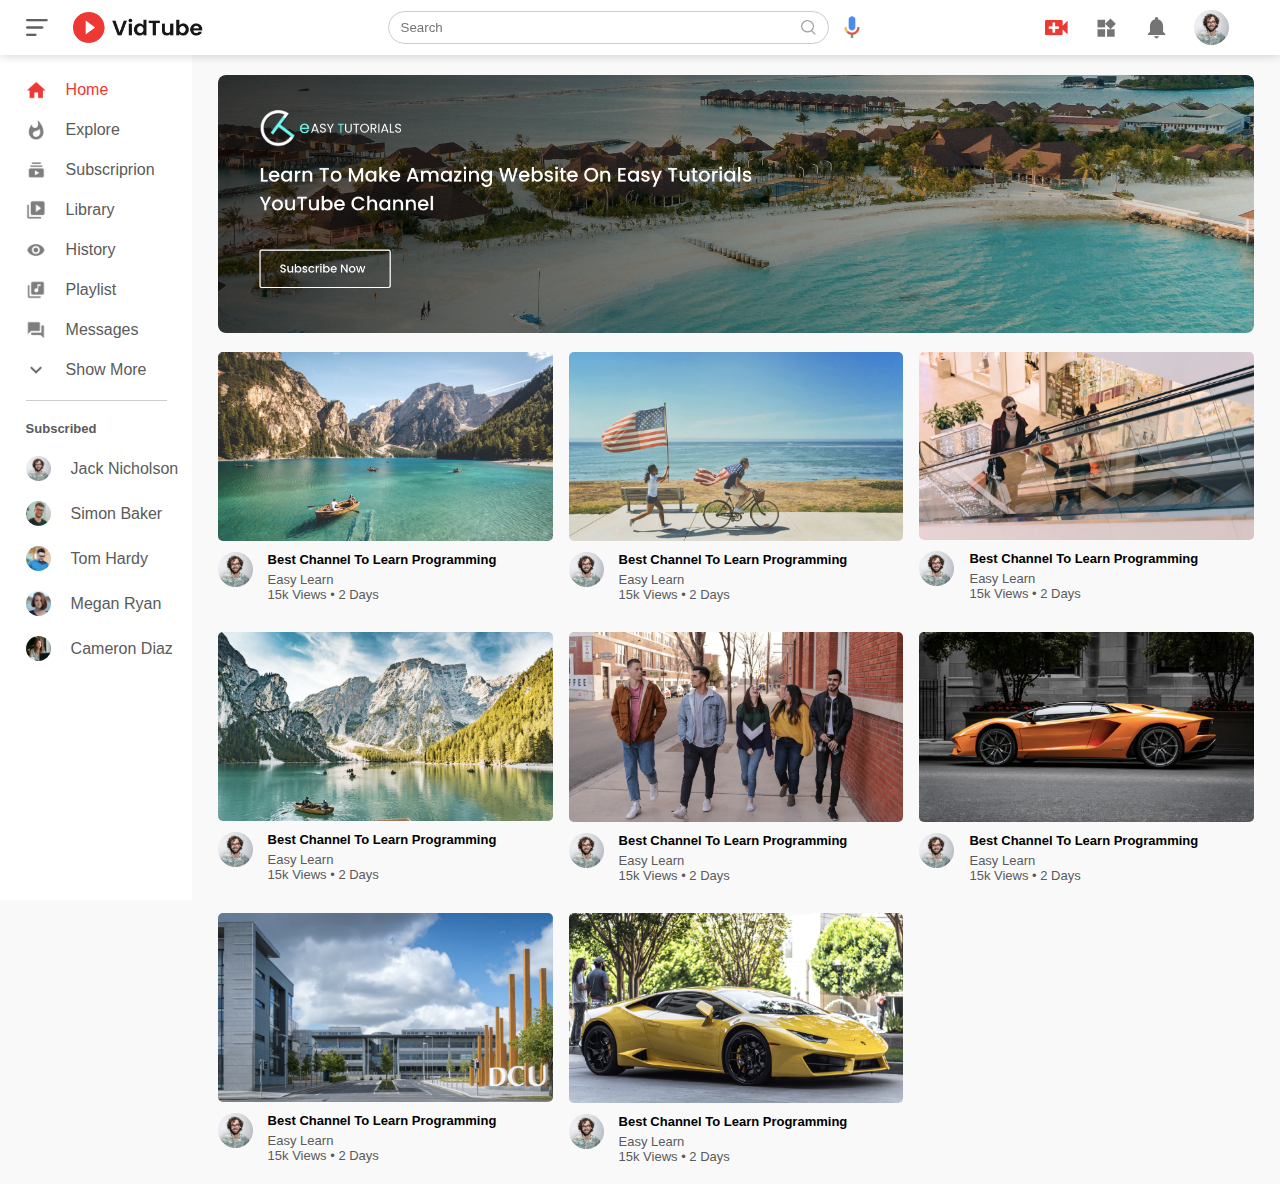
<file: index.html>
<!DOCTYPE html>
<html lang="en">
<head>
    <meta charset="UTF-8">
    <meta name="viewport" content="width=device-width, initial-scale=1.0">
    <link rel="stylesheet" href="style.css">
    <title> YouTube Clone</title>
</head>
<body>
<nav class="felx-div">
    <div class="nav-left felx-div">
        <img src="images/menu.png" class="menu-icon" alt="">
        <img src="images/logo.png" class="logo" alt="">
    </div>
    <div class="nav-middle felx-div">
        <div class="search-box felx-div">
            <input type="text" placeholder="Search">
            <img src="images/search.png" alt="">
        </div>
        <img src="images/voice-search.png" alt="" class="mic-icon">
    </div>
    <div class="nav-right felx-div">
        <img src="images/upload.png" alt="">
        <img src="images/more.png" alt="">
        <img src="images/notification.png" alt="">
        <img src="images/Jack.png" alt="" class="user-icon">
    </div>
</nav>

<!-- Start Sidebar -->
<div class="sidebar">
    <div class="shortcut-links">
        <a href="/"><img src="images/home.png" alt=""><p>home</p></a>
        <a href="/"><img src="images/explore.png" alt=""><p>explore</p></a>
        <a href="/"><img src="images/subscriprion.png" alt=""><p>subscriprion</p></a>
        <a href="/"><img src="images/library.png" alt=""><p>library</p></a>
        <a href="/"><img src="images/history.png" alt=""><p>history</p></a>
        <a href="/"><img src="images/playlist.png" alt=""><p>playlist</p></a>
        <a href="/"><img src="images/messages.png" alt=""><p>messages</p></a>
        <a href="/"><img src="images/show-more.png" alt=""><p>show more</p></a>
        <hr>
    </div>
    <div class="subscribed-list">
        <h3>subscribed</h3>
        <a href="/"><img src="images/Jack.png" alt=""><p>jack nicholson</p></a>
        <a href="/"><img src="images/simon.png" alt=""><p>simon baker</p></a>
        <a href="/"><img src="images/tom.png" alt=""><p>tom hardy</p></a>
        <a href="/"><img src="images/megan.png" alt=""><p>megan ryan</p></a>
        <a href="/"><img src="images/cameron.png" alt=""><p>cameron diaz</p></a>
    </div>
</div>

<!-- Main -->
<div class="container">
    <div class="banner">
        <img src="images/banner.png" alt="">
    </div>
    <div class="list-container">
        <div class="vid-list">
            <a href="play-video.html"><img src="images/thumbnail1.png" alt="" class="thumbnail"></a>
            <div class="felx-div">
                <img src="images/Jack.png" alt="">
                <div class="vid-info">
                    <a href="/play-video.html">best channel to learn programming</a>
                    <p>easy learn</p>
                    <p>15k views &bull; 2 days</p>
                </div>
            </div>
        </div>
        <div class="vid-list">
            <a href="play-video.html"><img src="images/thumbnail2.png" alt="" class="thumbnail"></a>
            <div class="felx-div">
                <img src="images/Jack.png" alt="">
                <div class="vid-info">
                    <a href="play-video.html">best channel to learn programming</a>
                    <p>easy learn</p>
                    <p>15k views &bull; 2 days</p>
                </div>
            </div>
        </div>
        <div class="vid-list">
            <a href="play-video.html"><img src="images/thumbnail3.png" alt="" class="thumbnail"></a>
            <div class="felx-div">
                <img src="images/Jack.png" alt="">
                <div class="vid-info">
                    <a href="play-video.html">best channel to learn programming</a>
                    <p>easy learn</p>
                    <p>15k views &bull; 2 days</p>
                </div>
            </div>
        </div>
        <div class="vid-list">
            <a href="play-video.html"><img src="images/thumbnail4.png" alt="" class="thumbnail"></a>
            <div class="felx-div">
                <img src="images/Jack.png" alt="">
                <div class="vid-info">
                    <a href="play-video.html">best channel to learn programming</a>
                    <p>easy learn</p>
                    <p>15k views &bull; 2 days</p>
                </div>
            </div>
        </div>
        <div class="vid-list">
            <a href="play-video.html"><img src="images/thumbnail5.png" alt="" class="thumbnail"></a>
            <div class="felx-div">
                <img src="images/Jack.png" alt="">
                <div class="vid-info">
                    <a href="play-video.html">best channel to learn programming</a>
                    <p>easy learn</p>
                    <p>15k views &bull; 2 days</p>
                </div>
            </div>
        </div>
        <div class="vid-list">
            <a href="play-video.html"><img src="images/thumbnail6.png" alt="" class="thumbnail"></a>
            <div class="felx-div">
                <img src="images/Jack.png" alt="">
                <div class="vid-info">
                    <a href="play-video.html">best channel to learn programming</a>
                    <p>easy learn</p>
                    <p>15k views &bull; 2 days</p>
                </div>
            </div>
        </div>
        <div class="vid-list">
            <a href="play-video.html"><img src="images/thumbnail7.png" alt="" class="thumbnail"></a>
            <div class="felx-div">
                <img src="images/Jack.png" alt="">
                <div class="vid-info">
                    <a href="play-video.html">best channel to learn programming</a>
                    <p>easy learn</p>
                    <p>15k views &bull; 2 days</p>
                </div>
            </div>
        </div>
        <div class="vid-list">
            <a href="play-video.html"><img src="images/thumbnail8.png" alt="" class="thumbnail"></a>
            <div class="felx-div">
                <img src="images/Jack.png" alt="">
                <div class="vid-info">
                    <a href="play-video.html">best channel to learn programming</a>
                    <p>easy learn</p>
                    <p>15k views &bull; 2 days</p>
                </div>
            </div>
        </div>
    </div>
</div>



<script src="main.js"></script>
</body>
</html>
</file>
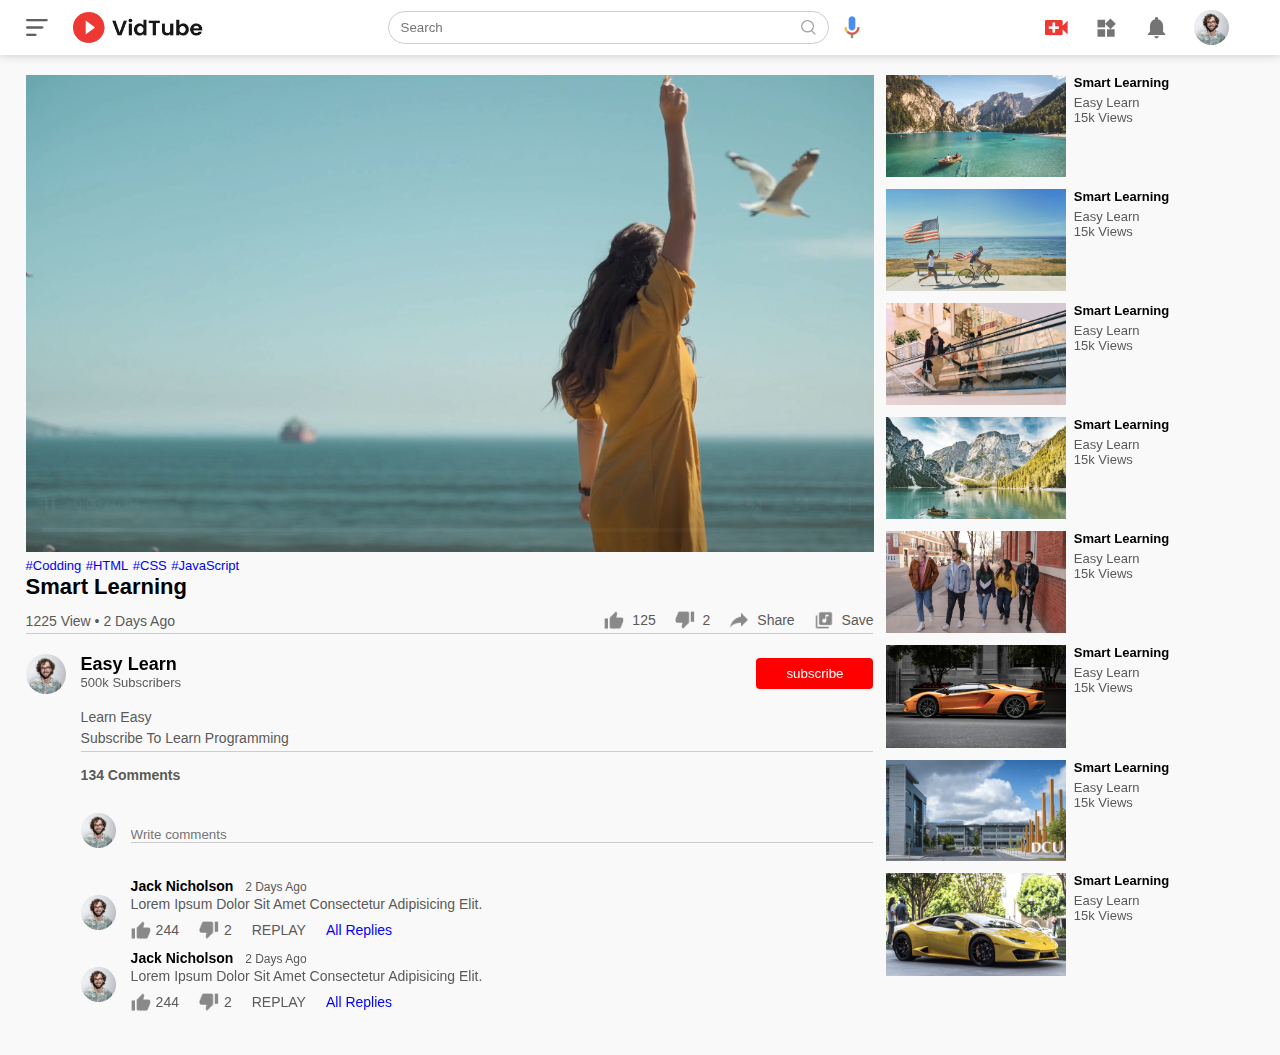
<file: play-video.html>
<!DOCTYPE html>
<html lang="en">
<head>
    <meta charset="UTF-8">
    <meta name="viewport" content="width=device-width, initial-scale=1.0">
    <title>Play Video</title>
    <link rel="stylesheet" href="style.css">
</head>
<body>
    
    <nav class="felx-div">
        <div class="nav-left felx-div">
            <img src="images/menu.png" class="menu-icon" alt="">
            <img src="images/logo.png" class="logo" alt="">
        </div>
        <div class="nav-middle felx-div">
            <div class="search-box felx-div">
                <input type="text" placeholder="Search">
                <img src="images/search.png" alt="">
            </div>
            <img src="images/voice-search.png" alt="" class="mic-icon">
        </div>
        <div class="nav-right felx-div">
            <img src="images/upload.png" alt="">
            <img src="images/more.png" alt="">
            <img src="images/notification.png" alt="">
            <img src="images/Jack.png" alt="" class="user-icon">
        </div>
    </nav>

    <div class="container play-container">
        <div class="row">
            <div class="play-video">
                <video controls autoplay muted loop>
                    <source src="images/video.mp4" type="video/mp4">
                </video>
                <div class="tags">
                    <a href="">#Codding</a>
                    <a href="">#HTML</a>
                    <a href="">#CSS</a>
                    <a href="">#JavaScript</a>
                </div>
                <h3>smart learning</h3>
                <div class="play-video-info">
                    <p>1225 view &bull; 2 days ago</p>
                    <div>
                        <a href=""><img src="images/like.png" alt="">125</a>
                        <a href=""><img src="images/dislike.png" alt="">2</a>
                        <a href=""><img src="images/share.png" alt="">share</a>
                        <a href=""><img src="images/save.png" alt="">save</a>
                    </div>
                </div>
                <hr>
                <div class="plublisher">
                    <img src="images/Jack.png" alt="">
                    <div>
                        <p>easy learn</p>
                        <span>500k subscribers</span>
                    </div>
                    <button type="button">subscribe</button>
                </div>
                <div class="vid-description">
                    <p>learn easy</p>
                    <p>subscribe to learn programming</p>
                    <hr>
                    <h4>134 comments</h4>
                    <div class="add-comment">
                        <img src="images/Jack.png" alt="">
                        <input type="text" placeholder="Write comments">
                    </div>
                    <div class="old-comment">
                        <img src="images/Jack.png" alt="">
                        <div>
                            <h3>jack nicholson <span>2 days ago</span></h3>
                            <p>
                                Lorem ipsum dolor sit amet consectetur 
                                adipisicing elit.
                            </p>
                            <div class="comment-action">
                                <img src="images/like.png" alt="">
                                <span>244</span>
                                <img src="images/dislike.png" alt="">
                                <span>2</span>
                                <span>REPLAY</span>
                                <a href="">All replies</a>
                            </div>
                        </div>
                    </div>
                    <div class="old-comment">
                        <img src="images/Jack.png" alt="">
                        <div>
                            <h3>jack nicholson <span>2 days ago</span></h3>
                            <p>
                                Lorem ipsum dolor sit amet consectetur 
                                adipisicing elit.
                            </p>
                            <div class="comment-action">
                                <img src="images/like.png" alt="">
                                <span>244</span>
                                <img src="images/dislike.png" alt="">
                                <span>2</span>
                                <span>REPLAY</span>
                                <a href="">All replies</a>
                            </div>
                        </div>
                    </div>
                </div>
            </div>
            <div class="right-sidebar">
                <div class="side-video-list">
                    <a href="" class="small-thumbnail"><img src="images/thumbnail1.png" alt=""></a>
                    <div class="vid-info">
                        <a href="">smart learning</a>
                        <p>easy learn</p>
                        <p>15k views</p>
                    </div>
                </div>
                <div class="side-video-list">
                    <a href="" class="small-thumbnail"><img src="images/thumbnail2.png" alt=""></a>
                    <div class="vid-info">
                        <a href="">smart learning</a>
                        <p>easy learn</p>
                        <p>15k views</p>
                    </div>
                </div>
                <div class="side-video-list">
                    <a href="" class="small-thumbnail"><img src="images/thumbnail3.png" alt=""></a>
                    <div class="vid-info">
                        <a href="">smart learning</a>
                        <p>easy learn</p>
                        <p>15k views</p>
                    </div>
                </div>
                <div class="side-video-list">
                    <a href="" class="small-thumbnail"><img src="images/thumbnail4.png" alt=""></a>
                    <div class="vid-info">
                        <a href="">smart learning</a>
                        <p>easy learn</p>
                        <p>15k views</p>
                    </div>
                </div>
                <div class="side-video-list">
                    <a href="" class="small-thumbnail"><img src="images/thumbnail5.png" alt=""></a>
                    <div class="vid-info">
                        <a href="">smart learning</a>
                        <p>easy learn</p>
                        <p>15k views</p>
                    </div>
                </div>
                <div class="side-video-list">
                    <a href="" class="small-thumbnail"><img src="images/thumbnail6.png" alt=""></a>
                    <div class="vid-info">
                        <a href="">smart learning</a>
                        <p>easy learn</p>
                        <p>15k views</p>
                    </div>
                </div>
                <div class="side-video-list">
                    <a href="" class="small-thumbnail"><img src="images/thumbnail7.png" alt=""></a>
                    <div class="vid-info">
                        <a href="">smart learning</a>
                        <p>easy learn</p>
                        <p>15k views</p>
                    </div>
                </div>
                <div class="side-video-list">
                    <a href="" class="small-thumbnail"><img src="images/thumbnail8.png" alt=""></a>
                    <div class="vid-info">
                        <a href="">smart learning</a>
                        <p>easy learn</p>
                        <p>15k views</p>
                    </div>
                </div>
            </div>
        </div>
    </div>
</body>
</html>
</file>
<file: style.css>
* {
    margin: 0;
    padding: 0;
    box-sizing: border-box;
    font-family: Arial, sans-serif;
}

a {
    text-decoration: none;
    color: #5a5a5a;
}

p {
    text-transform: capitalize;
}

img {
    cursor: pointer;
}

.felx-div {
    display: flex;
    align-items: center;
}

nav {
    padding: 10px 2%;
    justify-content: space-between;
    background-color: #fff;
    position: sticky;
    top: 0;
    z-index: 10;
    box-shadow:  0 0 10px rgba(0, 0, 0, 0.2);
}

.nav-right img {
    width: 25px;
    margin-right: 25px;
}

.nav-right .user-icon {
    width: 35px;
    border-radius: 50%;
    -webkit-border-radius: 50%;
    -moz-border-radius: 50%;
    -ms-border-radius: 50%;
    -o-border-radius: 50%;
}

.nav-left .menu-icon {
    width: 22px;
    margin-right: 25px;
}

.nav-left .logo {
    width: 130px;
}

.nav-middle :last-child {
    width: 16px;
}

.nav-middle .search-box {
    border: 1px solid #ccc;
    margin-right: 15px;
    padding: 8px 12px;
    border-radius: 25px;
    -webkit-border-radius: 25px;
    -moz-border-radius: 25px;
    -ms-border-radius: 25px;
    -o-border-radius: 25px;
}

.nav-middle .search-box input {
    border: 0;
    outline: 0;
    background-color: transparent;
    width: 400px;
}

.nav-middle .search-box img {
    width: 15px;

}

/* Strat Sidebar */
.sidebar {
    position: fixed;
    top: 0;
    padding-left: 2%;
    padding-top: 80px;
    width: 15%;
    height: 100vh;
    background-color: #fff;
    text-transform: capitalize;
}

.shortcut-links a {
    display: flex;
    align-items: center;
    width: fit-content;
    margin-bottom: 20px;
    flex-wrap: wrap;
}

.shortcut-links a img {
    width: 20px;
    margin-right: 20px;
}

.shortcut-links a:first-child {
    color: #ED3833;
}

.sidebar hr {
    border: 0;
    width: 85%;
    background-color: #ccc;
    height: 1px;
}

.subscribed-list h3 {
    font-size: 13px;
    margin: 20px 0;
    color: #5a5a5a;
}

.subscribed-list a {
    display: flex;
    width: fit-content;
    align-items: center;
    margin-bottom: 20px;
    flex-wrap: wrap;
}

.subscribed-list a img {
    width: 25px;
    margin-right: 20px;
    border-radius: 50%;
    -webkit-border-radius: 50%;
    -moz-border-radius: 50%;
    -ms-border-radius: 50%;
    -o-border-radius: 50%;
}

.small-sidebar {
    width: 5%;

    & a p {
        display: none;
    }

    & a img {
        transition: 0.3s;
        -webkit-transition: 0.3s;
        -moz-transition: 0.3s;
        -ms-transition: 0.3s;
        -o-transition: 0.3s;

        &:hover {
            transform: scale(1.3);
            -webkit-transform: scale(1.3);
            -moz-transform: scale(1.3);
            -ms-transform: scale(1.3);
            -o-transform: scale(1.3);
}
    }

    & h3 {
        display: none;
    }

    & hr {
        margin-bottom: 25px;
        width: 50%;
    }
}

/* Strat Main */
.container {
    background-color: #f9f9f9;
    padding-left: 17%;
    padding-top: 20px;
    padding-right: 2%;
    padding-bottom: 20px;
    text-transform: capitalize;
}

.large-container {
    padding-left: 7%;
}

.banner {
    width: 100%;
}

.banner img {
    width: 100%;
    border-radius: 8px;
    -webkit-border-radius: 8px;
    -moz-border-radius: 8px;
    -ms-border-radius: 8px;
    -o-border-radius: 8px;
}

.list-container {
    display: grid;
    grid-template-columns: repeat(auto-fill, minmax(250px, 1fr));
    column-gap: 16px;
    row-gap: 30px;
    margin-top: 15px;
}

.vid-list .thumbnail {
    width: 100%;
    border-radius: 5px;
    -webkit-border-radius: 5px;
    -moz-border-radius: 5px;
    -ms-border-radius: 5px;
    -o-border-radius: 5px;
}

.vid-list .felx-div {
    align-items: start;
    margin-top: 7px;
}

.vid-list .felx-div img {
    width: 35px;
    margin-right: 15px;
    border-radius: 50%;
    -webkit-border-radius: 50%;
    -moz-border-radius: 50%;
    -ms-border-radius: 50%;
    -o-border-radius: 50%;
    transition: 0.3s;
    -webkit-transition: 0.3s;
    -moz-transition: 0.3s;
    -ms-transition: 0.3s;
    -o-transition: 0.3s;
}

.vid-list .felx-div img:hover {
    transform: scale(1.1);
    -webkit-transform: scale(1.1);
    -moz-transform: scale(1.1);
    -ms-transform: scale(1.1);
    -o-transform: scale(1.1);
}

.vid-info {
    color: #5a5a5a;
    font-size: 13px;
}

.vid-info a {
    color: #000;
    display: block;
    font-weight: 600;
    margin-bottom: 5px;
}

/* Start Media */
@media (max-width: 900px) {
    .menu-icon,
    .sidebar {
        display: none;
    }

    .container,
    .large-container {
        padding-left: 5%;
        padding-right: 5%;
    }

    .nav-right img {
        display: none;
    }

    .nav-right .user-icon {
        display: block;
        width: 30px;
    }

    .nav-middle .search-box input {
        width: 100px;
    }

    .nav-middle .mic-icon {
        display: none;
    }

    .nav-left .logo {
        width: 90px;
    }
}

/* Start Play Video Page */
.play-container {
    padding-left: 2%;
}

.row {
    display: flex;
    justify-content: space-between;
    flex-wrap: wrap;
}

.play-video {
    flex-basis: 69%;
}

.play-video video {
    width: 100%;
}

.right-sidebar {
    flex-basis: 30%;
}

.side-video-list {
    display: flex;
    justify-content: space-between;
    margin-bottom: 8px;
}

.side-video-list img {
    width: 100%;
}

.side-video-list .small-thumbnail {
    flex-basis: 49%;
}

.side-video-list .vid-info {
    flex-basis: 49%;
}

.play-video .tags a {
    color: #0000ff;
    font-size: 13px;
}
.play-video h3 {
    font-weight: 600;
    font-size: 22px;
}

.play-video .play-video-info {
    display: flex;
    align-items: center;
    justify-content: space-between;
    flex-wrap: wrap;
    margin-top: 10px;
    font-size: 14px;
    color: #5a5a5a;
}

.play-video .play-video-info a img {
    width: 20px;
    margin-right: 8px;
}

.play-video .play-video-info a {
    display: inline-flex;
    align-items: center;
    margin-left: 15px;
}

.play-video hr {
    border: 0;
    height: 1px;
    background-color: #ccc;
    margin: 10px 0k;
}

.plublisher {
    display: flex;
    align-items: center;
    margin-top: 20px;
    position: relative;
}

.plublisher div {
    flex: 1;
    line-height: 18px;
}

.plublisher div p {
    color: #000;
    font-weight: 600;
    font-size: 18px;
}

.plublisher div span {
    font-size: 13px;
    color: #5a5a5a;
}

.plublisher img {
    width: 40px;
    margin-right: 15px;
    border-radius: 50%;
    -webkit-border-radius: 50%;
    -moz-border-radius: 50%;
    -ms-border-radius: 50%;
    -o-border-radius: 50%;
}

.plublisher button {
    background-color: red;
    color: #fff;
    padding: 8px 30px;
    border: 0;
    outline: 0;
    cursor: pointer;
    border-radius: 4px;
    -webkit-border-radius: 4px;
    -moz-border-radius: 4px;
    -ms-border-radius: 4px;
    -o-border-radius: 4px;
}

.vid-description {
    padding-left: 55px;
    margin: 15px 0;
}

.vid-description p {
    font-size: 14px;
    margin-bottom: 5px;
    color: #5a5a5a;
}

.vid-description h4 {
    font-size: 14px;
    color: #5a5a5a;
    margin-top: 15px;
}

.add-comment {
    display: flex;
    align-items: center;
    margin: 30px 0;
}

.add-comment img {
    width: 35px;
    margin-right: 15px;
    border-radius: 50%;
    -webkit-border-radius: 50%;
    -moz-border-radius: 50%;
    -ms-border-radius: 50%;
    -o-border-radius: 50%;
}

.add-comment input {
    outline: 0;
    border: 0;
    border-bottom: 1px solid #ccc;
    width: 100%;
    padding-top: 10px;
    background-color: transparent;
}

.old-comment {
    display: flex;
    align-items: center;
    margin: 2px 0;
}

.old-comment img {
    width: 35px;
    margin-right: 15px;
    border-radius: 50%;
    -webkit-border-radius: 50%;
    -moz-border-radius: 50%;
    -ms-border-radius: 50%;
    -o-border-radius: 50%;
}

.old-comment h3 {
    font-size: 14px;
    margin-bottom: 2px;
}

.old-comment h3 span {
    font-size: 12px;
    color: #5a5a5a;
    font-weight: 500;
    margin-left: 8px;
}

.old-comment .comment-action {
    display: flex;
    align-items: center;
    margin: 8px 0;
    font-size: 14px;
}

.old-comment .comment-action img {
    width: 20px;
    margin-right: 5px;
    border-radius: 0;
    -webkit-border-radius: 0;
    -moz-border-radius: 0;
    -ms-border-radius: 0;
    -o-border-radius: 0;
}

.old-comment .comment-action span {
    margin-right: 20px;
    color: #5a5a5a;
}

.old-comment .comment-action a {
    color: #0000ff;
}

@media (max-width: 900px) {
    .play-video,
    .right-sidebar {
        flex-basis: 100%;
    }

    .play-container {
        padding-left: 5%;
    }

    .vid-description {
        padding-left: 0;
    }

    .play-video .play-video-info a {
        margin-left: 0;
        margin-right: 15px;
        margin-top: 15px;
    }
}
</file>
